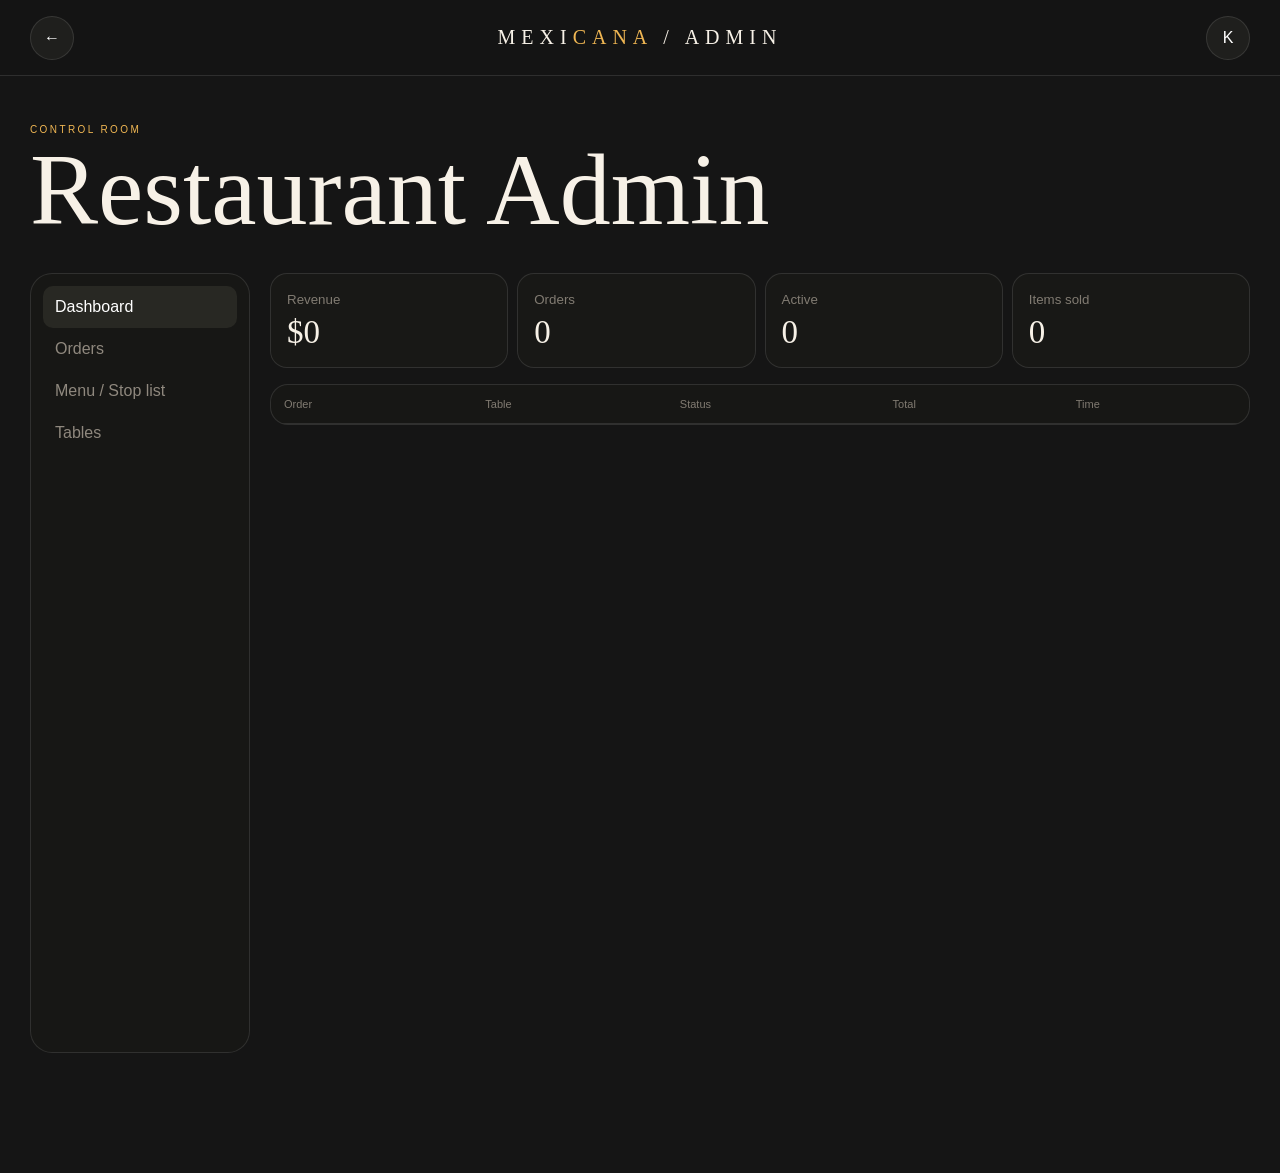
<file: admin.html>
<!doctype html><html lang="en"><head><meta charset="utf-8"><meta name="viewport" content="width=device-width,initial-scale=1"><title>MEXICANA — Admin</title><link rel="stylesheet" href="styles.css"></head><body>
<header class="header page" style="padding-bottom:0"><div class="left"><a class="circle" href="index.html">←</a></div><div class="logo">MEXI<b>CANA</b> / ADMIN</div><div class="right"><a class="circle" href="kitchen.html">K</a></div></header>
<main class="page"><section class="pagehero"><div class="kicker">CONTROL ROOM</div><h1>Restaurant Admin</h1></section>
<div class="admin"><aside class="side" id="nav"><button class="active" data-tab="dash">Dashboard</button><button data-tab="orders">Orders</button><button data-tab="menu">Menu / Stop list</button><button data-tab="tables">Tables</button></aside><section class="panel" id="panel"></section></div></main>
<script src="data.js"></script><script src="admin.js"></script></body></html>
</file>
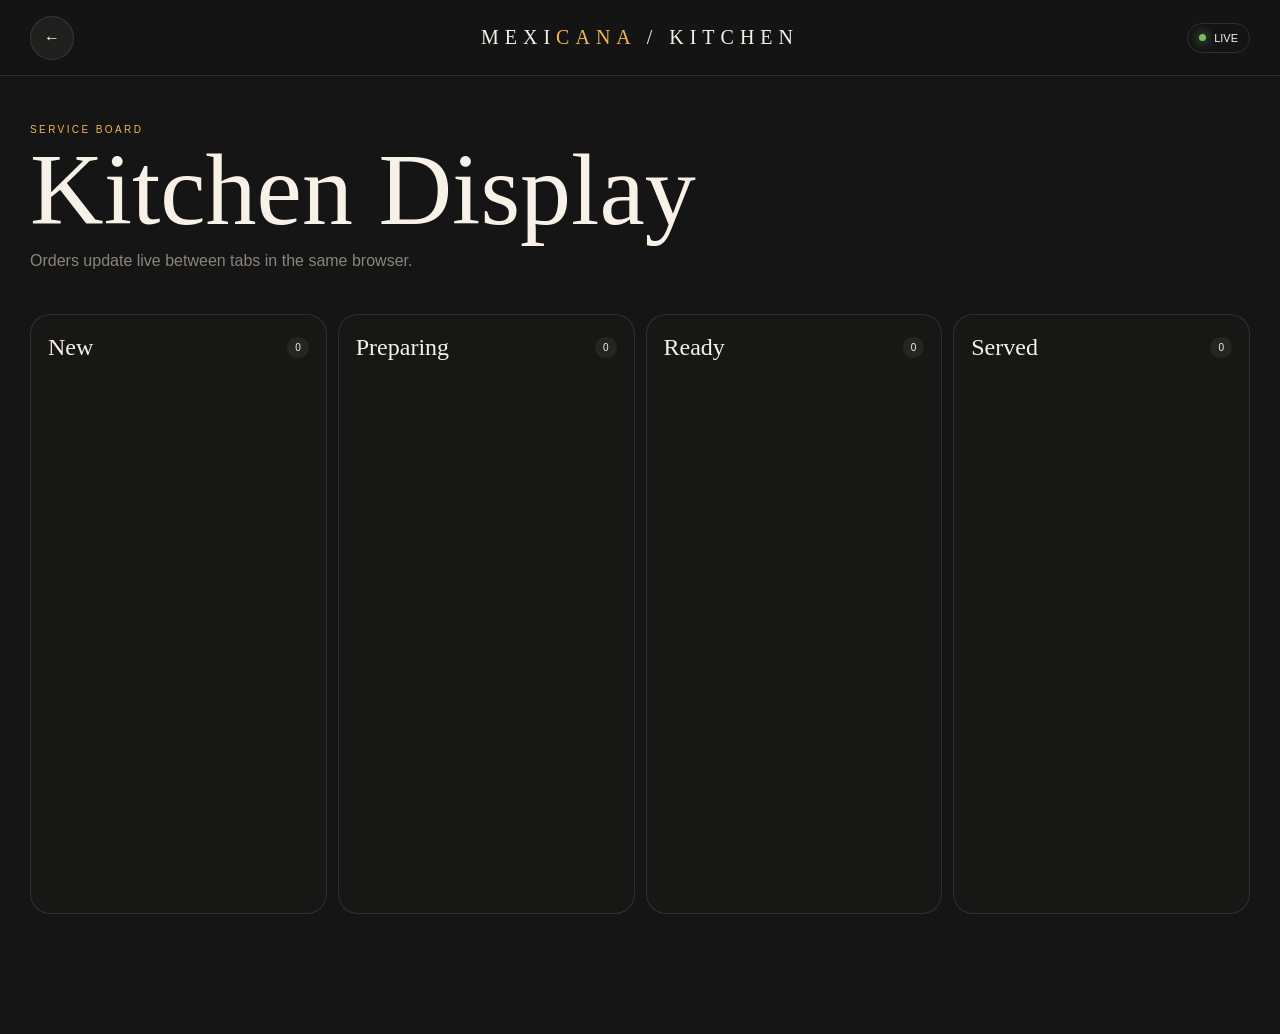
<file: kitchen.html>
<!doctype html><html lang="en"><head><meta charset="utf-8"><meta name="viewport" content="width=device-width,initial-scale=1"><title>MEXICANA — Kitchen</title><link rel="stylesheet" href="styles.css"></head><body>
<header class="header page" style="padding-bottom:0"><div class="left"><a class="circle" href="index.html">←</a></div><div class="logo">MEXI<b>CANA</b> / KITCHEN</div><div class="right"><span class="status"><i></i>LIVE</span></div></header>
<main class="page"><section class="pagehero"><div class="kicker">SERVICE BOARD</div><h1>Kitchen Display</h1><p style="color:#8b847a">Orders update live between tabs in the same browser.</p></section><div class="board" id="board"></div></main>
<script src="data.js"></script><script src="kitchen.js"></script></body></html>
</file>
<file: styles.css>
:root{
 --bg:#151515;--bg2:#222220;--sand:#d8943f;--sand2:#efb653;--cream:#f7f1e7;--muted:#a7a097;
 --line:rgba(255,255,255,.11);--red:#d84b26;--dark:#0c0c0b;
}
*{box-sizing:border-box}
html{scroll-behavior:smooth}
body{margin:0;background:var(--bg);color:var(--cream);font-family:Arial,Helvetica,sans-serif;overflow-x:hidden}
button,input,textarea,select{font:inherit}
button{cursor:pointer}
a{text-decoration:none;color:inherit}
img{display:block;max-width:100%}
.page{max-width:1420px;margin:auto;padding:0 30px 120px}
.header{
 height:76px;display:grid;grid-template-columns:1fr auto 1fr;align-items:center;position:sticky;top:0;z-index:90;
 background:rgba(21,21,21,.83);backdrop-filter:blur(18px);border-bottom:1px solid var(--line)
}
.header .left,.header .right{display:flex;align-items:center;gap:10px}
.header .right{justify-self:end}
.logo{font-family:Georgia,serif;letter-spacing:.30em;font-size:20px}
.logo b{color:var(--sand2);font-weight:400}
.circle{width:44px;height:44px;border:1px solid var(--line);border-radius:50%;display:grid;place-items:center;background:#1f1f1d;color:white;transition:.25s}
.circle:hover{background:var(--sand2);color:#111;transform:translateY(-2px)}
.table-pill{border:1px solid var(--line);border-radius:99px;padding:9px 13px;color:#c3bbb0;font-size:11px;letter-spacing:.12em}
.hero{
 min-height:760px;position:relative;overflow:hidden;margin:0 -30px;border-radius:0 0 38px 38px;background:#252523;
}
.hero:before{
 content:"";position:absolute;left:0;right:0;bottom:0;height:55%;
 background:linear-gradient(180deg,rgba(216,148,63,0),rgba(216,148,63,.23) 20%,rgba(216,148,63,.92));
}
.hero-bg{
 position:absolute;inset:0;background:
 linear-gradient(90deg,rgba(11,11,10,.96),rgba(11,11,10,.56) 43%,rgba(11,11,10,.20)),
 url("https://images.unsplash.com/photo-1544025162-d76694265947?auto=format&fit=crop&w=1800&q=95") center/cover;
 filter:saturate(1.18) contrast(1.05);transform:scale(1.04);animation:zoom 12s ease-in-out infinite alternate;
}
@keyframes zoom{to{transform:scale(1.12)}}
.heat{position:absolute;left:35%;right:-10%;bottom:-12%;height:48%;background:radial-gradient(ellipse at center,#f1a23b90,transparent 62%);filter:blur(20px);animation:heat 3s ease-in-out infinite}
@keyframes heat{50%{transform:translateY(-18px) scale(1.05);opacity:.72}}
.hero-copy{position:absolute;z-index:3;left:6vw;top:14%;max-width:680px}
.kicker{font-size:10px;letter-spacing:.24em;text-transform:uppercase;color:var(--sand2)}
.hero h1{font:400 clamp(68px,10vw,154px)/.78 Georgia,serif;letter-spacing:.03em;margin:18px 0}
.hero p{max-width:460px;color:#c6beb3;line-height:1.7;font-size:14px}
.hero-actions{display:flex;gap:10px;margin-top:26px}
.primary,.secondary{border:0;border-radius:99px;padding:14px 19px;font-weight:700;transition:.25s}
.primary{background:var(--cream);color:#171717}.primary:hover{background:var(--sand2);transform:translateY(-2px)}
.secondary{background:#ffffff10;color:white;border:1px solid #ffffff1e}.secondary:hover{background:#ffffff1a}
.hero-orbit{
 position:absolute;right:7vw;top:16%;width:160px;height:160px;border:1px solid #ffffff2b;border-radius:50%;
 display:grid;place-items:center;text-align:center;font-size:10px;letter-spacing:.18em;animation:spin 18s linear infinite
}
@keyframes spin{to{transform:rotate(360deg)}}
.hero-notes{position:absolute;z-index:3;right:7vw;bottom:68px;text-align:right}
.hero-notes strong{display:block;font:400 35px Georgia,serif}.hero-notes span{font-size:10px;letter-spacing:.2em;color:#29231c}
.section-head{display:flex;justify-content:space-between;align-items:end;padding:74px 0 26px}
.section-head h2{font:400 clamp(46px,6vw,88px)/.88 Georgia,serif;margin:8px 0}
.section-head p{max-width:460px;color:var(--muted);line-height:1.6}
.tabs{display:flex;gap:9px;overflow:auto;padding-bottom:18px;scrollbar-width:none}.tabs::-webkit-scrollbar{display:none}
.tabs button{border:1px solid var(--line);background:#1d1d1b;color:#aaa39a;border-radius:99px;padding:11px 16px;white-space:nowrap}
.tabs button.active{background:var(--cream);color:#111}
.menu-feature{
 position:relative;min-height:560px;border-radius:28px;overflow:hidden;background:linear-gradient(180deg,#292826,#1a1917);
 margin-bottom:18px;border:1px solid var(--line)
}
.menu-feature .photo{position:absolute;left:0;top:0;bottom:0;width:59%;overflow:hidden}
.menu-feature .photo img{width:100%;height:100%;object-fit:cover;transition:.65s}
.menu-feature:hover .photo img{transform:scale(1.045)}
.menu-feature .photo:after{content:"";position:absolute;inset:0;background:linear-gradient(90deg,transparent 64%,#1b1a18)}
.menu-feature .info{position:absolute;right:0;top:0;bottom:0;width:43%;padding:58px 45px;display:flex;flex-direction:column;justify-content:center}
.menu-feature h3{font:400 clamp(42px,5vw,72px)/.9 Georgia,serif;margin:12px 0}
.menu-feature p{color:#a9a198;line-height:1.7}
.menu-feature .price{font:400 30px Georgia,serif;color:var(--sand2);margin:8px 0 22px}
.menu-feature .actions{display:flex;gap:9px}
.menu-grid{display:grid;grid-template-columns:repeat(3,1fr);gap:14px}
.card{position:relative;min-height:460px;background:#20201e;border:1px solid var(--line);border-radius:24px;overflow:hidden;transition:.45s;opacity:0;transform:translateY(18px)}
.card.show{opacity:1;transform:none}.card:hover{transform:translateY(-7px);box-shadow:0 28px 80px #0008}
.card-photo{height:285px;overflow:hidden;position:relative}.card-photo img{width:100%;height:100%;object-fit:cover;transition:.55s;filter:saturate(1.12)}
.card:hover .card-photo img{transform:scale(1.07)}
.card-photo:after{content:"";position:absolute;inset:0;background:linear-gradient(transparent 58%,#20201e)}
.badge{position:absolute;z-index:2;left:14px;top:14px;background:#10100fd9;border:1px solid #ffffff1c;border-radius:99px;padding:7px 9px;font-size:9px;letter-spacing:.15em}
.card-body{padding:18px}.card-title{display:flex;justify-content:space-between;gap:18px}
.card h3{font:400 25px Georgia,serif;margin:0}.price{color:var(--sand2);font-weight:700}
.meta{font-size:10px;color:#817b72;margin:7px 0}.desc{font-size:12px;line-height:1.55;color:#a9a39b}
.card-foot{display:flex;justify-content:space-between;align-items:center;margin-top:15px}
.add{width:46px;height:46px;border:0;border-radius:50%;background:var(--cream);font-size:22px;transition:.25s}.add:hover{background:var(--sand2);transform:rotate(90deg)}
.sold{opacity:.4;filter:grayscale(1)}
.story{margin-top:100px;background:linear-gradient(180deg,#d79540,#b66e28);color:#17130e;border-radius:30px;min-height:560px;padding:70px 6vw;position:relative;overflow:hidden}
.story:after{content:"MEXICANA";position:absolute;right:-40px;bottom:-35px;font:400 160px Georgia,serif;color:#ffffff10}
.story h2{font:400 clamp(60px,8vw,118px)/.86 Georgia,serif;margin:12px 0}.story p{max-width:540px;line-height:1.7}
.cart-float{position:fixed;left:50%;bottom:18px;z-index:75;transform:translateX(-50%);width:min(620px,calc(100% - 26px));background:var(--cream);color:#151515;padding:10px 11px 10px 18px;border-radius:24px;display:flex;justify-content:space-between;align-items:center;box-shadow:0 18px 60px #0008;transition:.35s}
.cart-float.hidden{transform:translate(-50%,140%)}.cart-float button{border:0;background:#171717;color:white;border-radius:17px;padding:13px 17px}
.overlay{position:fixed;inset:0;background:#000a;backdrop-filter:blur(8px);opacity:0;visibility:hidden;transition:.35s;z-index:120}.overlay.open{opacity:1;visibility:visible}
.drawer{position:fixed;right:0;top:0;bottom:0;width:min(480px,100%);z-index:130;background:#171715;padding:28px;transform:translateX(105%);transition:.5s cubic-bezier(.2,.8,.2,1);display:flex;flex-direction:column}
.drawer.open{transform:none}.drawer-head{display:flex;justify-content:space-between}.drawer h2{font:400 39px Georgia,serif;margin:5px 0}.x{width:43px;height:43px;border:1px solid var(--line);background:none;color:white;border-radius:50%;font-size:24px}
.drawer-body{flex:1;overflow:auto}.drawer-foot{border-top:1px solid var(--line);padding-top:17px}
.total{display:flex;justify-content:space-between;font-size:20px;margin-bottom:14px}.wide{width:100%}
.cart-row{display:grid;grid-template-columns:75px 1fr auto;gap:12px;padding:13px 0;border-bottom:1px solid var(--line)}.cart-row img{width:75px;height:75px;object-fit:cover;border-radius:14px}
.cart-row h4{font:400 17px Georgia,serif;margin:4px 0}.cart-row small{color:#817b72}.qty{display:flex;align-items:center;gap:6px}.qty button{width:27px;height:27px;border:1px solid var(--line);background:#252521;color:white;border-radius:50%}
.modal{position:fixed;z-index:140;left:50%;top:50%;width:min(930px,calc(100% - 28px));max-height:90vh;overflow:auto;background:#171715;border:1px solid var(--line);border-radius:28px;transform:translate(-50%,-44%) scale(.96);opacity:0;visibility:hidden;transition:.35s}
.modal.open{transform:translate(-50%,-50%) scale(1);opacity:1;visibility:visible}
.detail{display:grid;grid-template-columns:1.05fr .95fr}.detail-photo{min-height:560px}.detail-photo img{width:100%;height:100%;object-fit:cover;filter:saturate(1.18)}
.detail-info{padding:45px}.detail-info h2{font:400 49px Georgia,serif;margin:12px 0}.detail-info p{color:#aaa39a;line-height:1.7}
.cook{display:flex;gap:7px;flex-wrap:wrap;margin:11px 0 21px}.cook button{border:1px solid var(--line);background:#22221f;color:#aaa;border-radius:99px;padding:9px 12px}.cook button.active{background:var(--cream);color:#111}
.field{margin:13px 0}.field label{display:block;font-size:9px;color:#8a8378;letter-spacing:.15em;text-transform:uppercase;margin-bottom:6px}.field input,.field textarea{width:100%;background:#20201d;border:1px solid var(--line);color:white;border-radius:13px;padding:13px;outline:none}.field textarea{min-height:90px;resize:vertical}
.checkout{position:fixed;inset:0;z-index:160;background:#121210;transform:translateY(105%);transition:.62s cubic-bezier(.2,.8,.2,1);overflow:auto}.checkout.open{transform:none}
.checkout-grid{display:grid;grid-template-columns:1fr 1fr;min-height:100%}.checkout-left{padding:8vh 6vw;background:#1d1a16}.checkout-right{padding:8vh 6vw}.checkout h2{font:400 clamp(50px,7vw,92px)/.88 Georgia,serif}
.summary-line{display:flex;justify-content:space-between;padding:11px 0;border-bottom:1px solid var(--line);color:#c6beb5}
.receipt{display:none;background:var(--cream);color:#171717;padding:24px;border-radius:18px;margin-top:23px;font-family:monospace}.receipt.show{display:block}.receipt h3{text-align:center;font-size:22px}.receipt hr{border:0;border-top:1px dashed #666}.rr{display:flex;justify-content:space-between;padding:5px 0}
.pagehero{padding:48px 0 28px}.pagehero h1{font:400 clamp(52px,8vw,102px)/.9 Georgia,serif;margin:9px 0}
.status{display:inline-flex;gap:8px;align-items:center;border:1px solid var(--line);border-radius:99px;padding:8px 11px;font-size:11px}.status i{width:7px;height:7px;background:#77be63;border-radius:50%;box-shadow:0 0 11px #77be63}
.board{display:grid;grid-template-columns:repeat(4,1fr);gap:11px}.lane{background:#171715;border:1px solid var(--line);border-radius:20px;min-height:600px;padding:13px}.lane-head{display:flex;justify-content:space-between;align-items:center;padding:6px 4px 13px}.lane h3{font:400 24px Georgia,serif;margin:0}.count{background:#262621;padding:5px 8px;border-radius:99px;font-size:10px}
.order{background:#22221f;border:1px solid var(--line);border-radius:16px;padding:14px;margin-bottom:9px;animation:pop .3s ease}.order.hot{box-shadow:inset 3px 0 0 var(--red)}@keyframes pop{from{opacity:0;transform:scale(.96)}}
.otop{display:flex;justify-content:space-between}.ono{font:400 21px Georgia,serif}.otime{font-size:10px;color:#817a70}.olines{margin:12px 0}.oline{font-size:12px;padding:4px 0}.oline b{color:var(--sand2)}.onote{font-size:10px;background:#302219;color:#dfb98b;padding:8px;border-radius:9px;margin:7px 0}.oactions{display:flex;gap:6px}.oactions button{flex:1;border:0;border-radius:10px;padding:9px;background:#30302a;color:white}.oactions .next{background:var(--sand2);color:#151515;font-weight:700}
.admin{display:grid;grid-template-columns:220px 1fr;gap:20px}.side{position:sticky;top:95px;height:calc(100vh - 120px);background:#171715;border:1px solid var(--line);border-radius:22px;padding:12px}.side button{width:100%;text-align:left;border:0;background:none;color:#8f887e;padding:12px;border-radius:10px}.side button.active{background:#282823;color:white}.panel{min-width:0}.stats{display:grid;grid-template-columns:repeat(4,1fr);gap:9px;margin-bottom:16px}.stat{background:#181816;border:1px solid var(--line);border-radius:17px;padding:16px}.stat small{color:#817b72}.stat strong{display:block;font:400 33px Georgia,serif;margin-top:6px}.tablebox{background:#171715;border:1px solid var(--line);border-radius:18px;overflow:auto}.admintable{width:100%;border-collapse:collapse;min-width:700px}.admintable th,.admintable td{text-align:left;padding:13px;border-bottom:1px solid var(--line);font-size:11px}.admintable th{color:#817b72;font-weight:400}.mini{border:1px solid var(--line);background:#242420;color:#ddd;border-radius:8px;padding:6px 8px}
.editor{display:grid;grid-template-columns:repeat(2,1fr);gap:9px}.edit{background:#181816;border:1px solid var(--line);border-radius:17px;padding:12px;display:grid;grid-template-columns:78px 1fr auto;gap:11px;align-items:center}.edit img{width:78px;height:68px;object-fit:cover;border-radius:11px}.edit h4{margin:0 0 4px}
.transition{position:fixed;inset:0;z-index:500;background:var(--sand2);transform:translateY(-105%);pointer-events:none}.transition.go{animation:wipe .78s cubic-bezier(.7,0,.2,1)}@keyframes wipe{0%{transform:translateY(-105%)}46%,60%{transform:none}100%{transform:translateY(105%)}}
.toast{position:fixed;z-index:260;left:50%;bottom:90px;transform:translate(-50%,20px);opacity:0;background:var(--cream);color:#111;padding:11px 16px;border-radius:99px;font-weight:700;transition:.3s}.toast.show{opacity:1;transform:translate(-50%,0)}
@media(max-width:1100px){.menu-grid{grid-template-columns:repeat(2,1fr)}.board{grid-template-columns:repeat(2,1fr)}.stats{grid-template-columns:repeat(2,1fr)}}
@media(max-width:760px){
 .page{padding:0 14px 110px}.header{height:68px;grid-template-columns:1fr auto}.header .left{display:none}.logo{justify-self:start}.hero{margin:0 -14px;min-height:700px;border-radius:0 0 26px 26px}
 .hero-copy{left:20px;top:12%;right:20px}.hero h1{font-size:68px}.hero-orbit{width:88px;height:88px;right:18px;top:auto;bottom:78px}.hero-notes{right:20px;bottom:28px}.hero-notes strong{font-size:26px}
 .section-head{display:block;padding-top:55px}.menu-feature{min-height:680px}.menu-feature .photo{width:100%;height:58%;bottom:auto}.menu-feature .photo:after{background:linear-gradient(transparent 55%,#1b1a18)}
 .menu-feature .info{top:auto;bottom:0;width:100%;height:46%;padding:26px}.menu-feature h3{font-size:42px}
 .menu-grid{grid-template-columns:1fr}.card{min-height:450px}.detail,.checkout-grid{grid-template-columns:1fr}.detail-photo{min-height:340px}.detail-info{padding:25px}
 .board{grid-template-columns:1fr}.admin{grid-template-columns:1fr}.side{position:static;height:auto;display:flex;overflow:auto}.side button{width:auto;white-space:nowrap}.stats{grid-template-columns:1fr 1fr}.editor{grid-template-columns:1fr}
}
</file>
